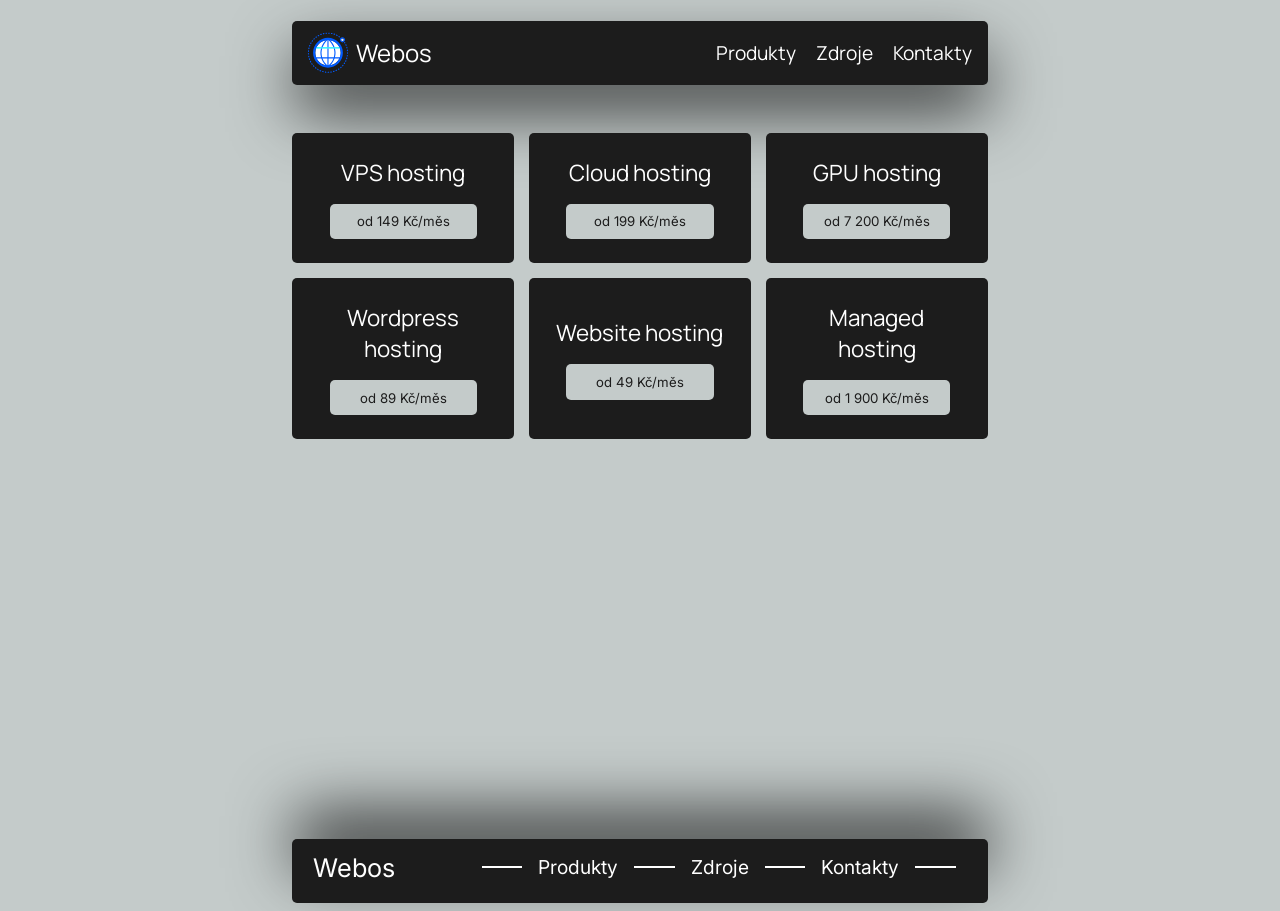
<file: products/index.html>
<!DOCTYPE html>
<html lang="cs-CZ">
    <head>
        <title>
            Webos
        </title>

        <link rel="stylesheet" href="./main.css">
        <link rel="stylesheet" href="../assets/css/main-structure.css">
        
        <meta charset="UTF-8">
        <meta name="description" content="Webhosting a tutoriály">
        <meta name="keywords" content="Webhosting, VPS, tutorialy, AI servery,
        Wordpress hosting, Cloud hosting, GPU hosting">
        <meta name="viewport" content="width=device-width, initial-scale=1.0">
        <!--TODO: doplnit security headery pomoci http-equiv-->

        <link rel="apple-touch-icon" sizes="180x180" href="../../assets/img/apple-touch-icon.png">
        <link rel="icon" type="image/png" sizes="32x32" href="../../assets/img/favicon-32x32.png">
        <link rel="icon" type="image/png" sizes="16x16" href="../../assets/img/favicon-16x16.png">
        <link rel="manifest" href="../../site.webmanifest">
    </head>

    <body>
        <div class="body-wrapper">
            <header>
                <div class="web-title">
                    <img src="../../assets/img/logo.svg" alt="Webos logo" class="center">
                    
                    <a href="../../">
                        Webos
                    </a>
                </div>

                <div class="nav-links">
                    <ul>
                        <li>
                            <a href="./">
                                Produkty
                            </a>
                        </li>

                        <li>
                            <a href="../../resource/">
                                Zdroje
                            </a>
                        </li>

                        <li>
                            <a href="../../contact/">
                                Kontakty
                            </a>
                        </li>
                    </ul>
                </div>
            </header>

            <div class="main-content-wrapper">
                <div class="product-cards">
                    <div class="product">
                        <p>
                            VPS hosting
                        </p>
                        <button>
                            <a href="../../buy/">
                                od 149 Kč/měs
                            </a>
                        </button>
                    </div>

                    <div class="product">
                        <p>
                            Cloud hosting
                        </p>
                        <button>
                            <a href="../../buy/">
                                od 199 Kč/měs
                            </a>
                        </button>
                    </div>

                    <div class="product">
                        <p>
                            GPU hosting
                        </p>
                        <button>
                            <a href="../../buy/">
                                od 7 200 Kč/měs
                            </a>
                        </button>
                    </div>

                    <div class="product">
                        <p>
                            Wordpress hosting
                        </p>
                        <button>
                            <a href="../../buy/">
                                od 89 Kč/měs
                            </a>
                        </button>
                    </div>

                    <div class="product">
                        <p>
                            Website hosting
                        </p>
                        <button>
                            <a href="../../buy/">
                                od 49 Kč/měs
                            </a>
                        </button>
                    </div>

                    <div class="product">
                        <p>
                            Managed hosting
                        </p>
                        <button>
                            <a href="../../buy/">
                                od 1 900 Kč/měs
                            </a>
                        </button>
                    </div>
                </div>
            </div>

            <footer>
                <div class="footer-wrapper">
                    <div class="footer-title">
                        <a href="../../">
                            Webos
                        </a>
                    </div>
                    <div class="footer-links">
                        <ul>
                            <li>
                                <div class="footer-links-divider">

                                </div>
                            </li>
                            
                            <li>
                                <a href="./">
                                    Produkty
                                </a>
                            </li>

                            <li>
                                <div class="footer-links-divider">

                                </div>
                            </li>
                            
                            <li>
                                <a href="../../resource/">
                                    Zdroje
                                </a>
                            </li>

                            <li>
                                <div class="footer-links-divider">

                                </div>
                            </li>
                            
                            <li>
                                <a href="../../contact/">
                                    Kontakty
                                </a>
                            </li>

                            <li>
                                <div class="footer-links-divider">

                                </div>
                            </li>
                            
                        </ul>
                    </div>
                </div>
            </footer>
        </div>
    </body>
</html>
</file>
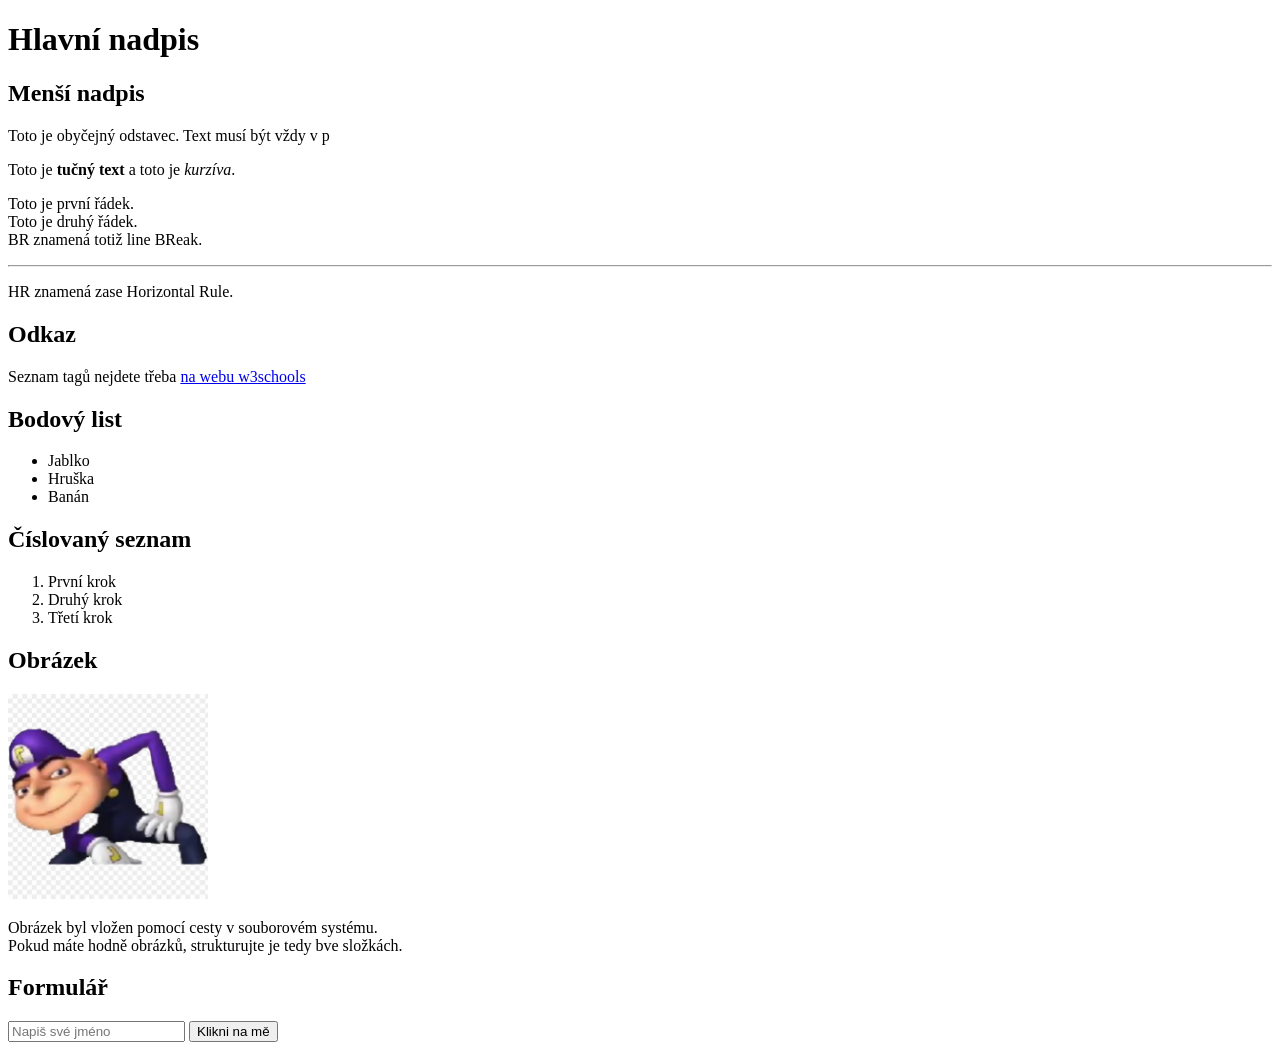
<file: 1. staticky_web/1.1. jednoduche_tagy/index.html>
<!DOCTYPE html>
<html>
<head>
    <title>Moje první stránka</title>
</head>

<body>

    <h1>Hlavní nadpis</h1>
    <h2>Menší nadpis</h2>

    <p>Toto je obyčejný odstavec. Text musí být vždy v p</p>
	
	
	<!-- komentář není na stránce vidět-->
	<!-- smrdíš -->
    <p>
        Toto je <b>tučný text</b>
        a toto je <i>kurzíva</i>.
    </p>

    <p>
        Toto je první řádek.<br>
        Toto je druhý řádek.<br>
		BR znamená totiž line BReak.
    </p>

    <hr>
	
	<p>HR znamená zase Horizontal Rule.</p>

    <h2>Odkaz</h2>

    <p> Seznam tagů nejdete třeba <a href="https://www.w3schools.com/TAGS/default.asp">na webu w3schools</a></p>

    <h2>Bodový list</h2>


    <ul>
        <li>Jablko</li>
        <li>Hruška</li>
        <li>Banán</li>
    </ul>

    <h2>Číslovaný seznam</h2>

    <ol>
        <li>První krok</li>
        <li>Druhý krok</li>
        <li>Třetí krok</li>
    </ol>

    
    <h2>Obrázek</h2>

    <img src="wagruigy.png" width="200px" alt="Ukázkový obrázek">
	<p>Obrázek byl vložen pomocí cesty v souborovém systému. <br> Pokud máte hodně obrázků, strukturujte je tedy bve složkách.</p>


    <h2>Formulář</h2>

    <input type="text" placeholder="Napiš své jméno">

    <button>Klikni na mě</button>

</body>
</html>
</file>
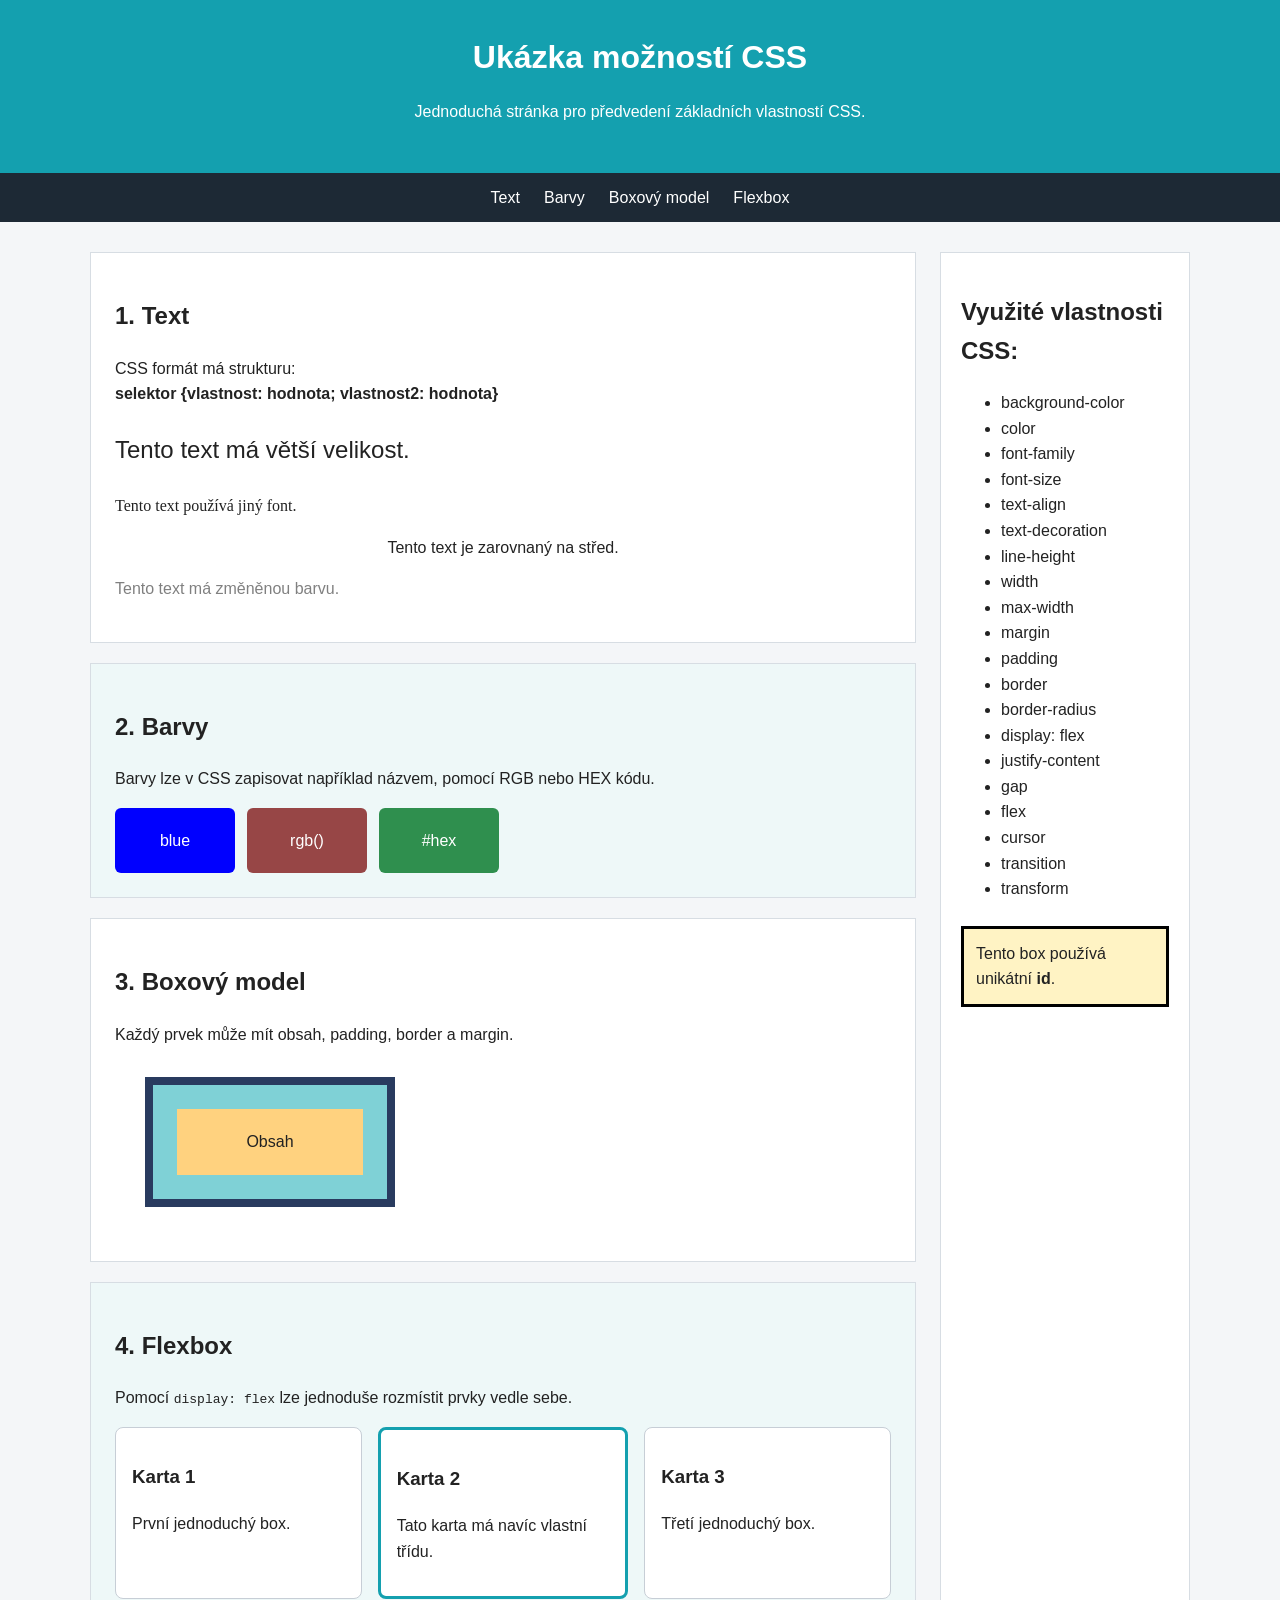
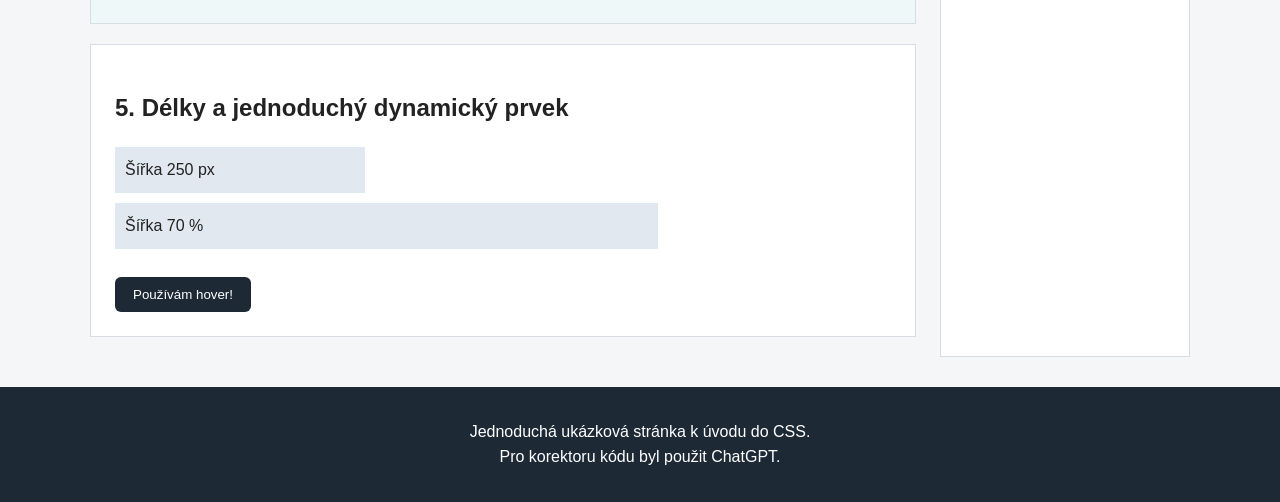
<file: 1. staticky_web/1.2 vyuziti_css/index.html>
<!doctype html>
<html lang="cs">
<head>
    <meta charset="utf-8">
    <meta name="viewport" content="width=device-width, initial-scale=1">
    <title>Ukázka CSS</title>
    <link rel="stylesheet" href="styles.css">
</head>
<body>

    <header class="site-header">
        <h1>Ukázka možností CSS</h1>
        <p>Jednoduchá stránka pro předvedení základních vlastností CSS.</p>
    </header>

    <nav class="navigation">
        <a href="#text">Text</a>
        <a href="#colors">Barvy</a>
        <a href="#box-model">Boxový model</a>
        <a href="#flexbox">Flexbox</a>
    </nav>

    <div class="page-layout">
        <main>
            <section id="text" class="section">
                <h2>1. Text</h2>
                <p>CSS formát má strukturu: <br><b> selektor   {vlastnost: hodnota; vlastnost2: hodnota}</b></p>
                <p class="large-text">Tento text má větší velikost.</p>
                <p class="different-font">Tento text používá jiný font.</p>
                <p class="centered-text">Tento text je zarovnaný na střed.</p>
                <p class="muted-text">Tento text má změněnou barvu.</p>
            </section>

            <section id="colors" class="section alternate">
                <h2>2. Barvy</h2>
                <p>Barvy lze v CSS zapisovat například názvem, pomocí RGB nebo HEX kódu.</p>

                <div class="color-row">
                    <div class="color-box color-name">blue</div>
                    <div class="color-box color-rgb">rgb()</div>
                    <div class="color-box color-hex">#hex</div>
                </div>
            </section>

            <section id="box-model" class="section">
                <h2>3. Boxový model</h2>
                <p>Každý prvek může mít obsah, padding, border a margin.</p>

                <div class="box-example">
                    <div class="box-content">Obsah</div>
                </div>
            </section>

            <section id="flexbox" class="section alternate">
                <h2>4. Flexbox</h2>
                <p>Pomocí <code>display: flex</code> lze jednoduše rozmístit prvky vedle sebe.</p>

                <div class="cards">
                    <article class="card">
                        <h3>Karta 1</h3>
                        <p>První jednoduchý box.</p>
                    </article>

                    <article class="card featured-card">
                        <h3>Karta 2</h3>
                        <p>Tato karta má navíc vlastní třídu.</p>
                    </article>

                    <article class="card">
                        <h3>Karta 3</h3>
                        <p>Třetí jednoduchý box.</p>
                    </article>
                </div>
            </section>

            <section class="section">
                <h2>5. Délky a jednoduchý dynamický prvek</h2>

                <div class="fixed-width">Šířka 250 px</div>
                <div class="relative-width">Šířka 70 %</div>

                <button class="demo-button">Používám hover!</button>
            </section>
        </main>

        <aside class="sidebar">
            <h2>Využité vlastnosti CSS:</h2>

            <ul>
                <li>background-color</li>
                <li>color</li>
                <li>font-family</li>
                <li>font-size</li>
                <li>text-align</li>
                <li>text-decoration</li>
                <li>line-height</li>
                <li>width</li>
                <li>max-width</li>
                <li>margin</li>
                <li>padding</li>
                <li>border</li>
                <li>border-radius</li>
                <li>display: flex</li>
                <li>justify-content</li>
                <li>gap</li>
                <li>flex</li>
                <li>cursor</li>
                <li>transition</li>
                <li>transform</li>
            </ul>

            <p id="unique-note">
                Tento box používá unikátní <strong>id</strong>.
            </p>
        </aside>
    </div>

    <footer class="site-footer">
        <p>Jednoduchá ukázková stránka k úvodu do CSS.<br> Pro korektoru kódu byl použit ChatGPT.</p>
    </footer>

</body>
</html>
</file>
<file: products/main.css>
.main-content-wrapper .product-cards {
  display: grid;
  grid-template-columns: repeat(3, 1fr);
  gap: 15px;
  width: 100%;
}
.main-content-wrapper .product {
  background: #1C1C1C;
  border-radius: 5px;
  box-sizing: border-box;
  padding: 1.5rem;
  display: flex;
  flex-direction: column;
  justify-content: center;
}
.main-content-wrapper .product p {
  color: white;
  text-align: center;
  font-family: Manrope;
  font-size: 1.4rem;
  margin: 0 0 1rem 0;
}
.main-content-wrapper .product button {
  border: none;
  padding: 0.6rem;
  margin: 0 1em;
  border-radius: 5px;
  background: #C4CBCA;
  cursor: pointer;
  transition-duration: 0.4s;
}
.main-content-wrapper .product button a {
  font-family: Inter;
  font-size: 1em;
  text-decoration: none;
  color: #1C1C1C;
  display: block;
  transition-duration: 0.4s;
}
.main-content-wrapper .product button:hover {
  background: #EE4266;
}
.main-content-wrapper .product button:hover a {
  color: white;
}

/*# sourceMappingURL=main.css.map */
</file>
<file: assets/css/main-structure.css>
@font-face {
  font-family: "Inter";
  src: url("../font/Inter_18pt-Regular.ttf");
}
@font-face {
  font-family: "Manrope";
  src: url("../font/Manrope-Regular.ttf");
}
body {
  background: #C4CBCA;
}
body header {
  background: #1C1C1C;
  height: 4rem;
  width: 55%;
  margin: 1.3em auto 0;
  display: flex;
  flex-direction: row;
  justify-content: space-between;
  align-items: center;
  border-radius: 5px;
  box-shadow: 1px 29px 64px -3px rgba(0, 0, 0, 0.73);
  -webkit-box-shadow: 1px 29px 64px -3px rgba(0, 0, 0, 0.73);
  -moz-box-shadow: 1px 29px 64px -3px rgba(0, 0, 0, 0.73);
}
body .web-title {
  display: flex;
  flex-direction: row;
  margin-left: 0.5rem;
  justify-content: space-between;
  align-items: center;
}
body .web-title .center {
  display: block;
  margin-left: auto;
  margin-right: auto;
  width: 50%;
  height: 3.5em;
}
body .web-title a {
  font-family: Manrope;
  font-size: 1.5rem;
  color: white;
  text-decoration: none;
  transition-duration: 0.4s;
}
body .web-title a:hover {
  color: #EE4266;
}
body .nav-links {
  display: flex;
  flex-direction: row;
  justify-content: space-between;
  align-items: center;
  margin-right: 1rem;
}
body .nav-links ul {
  list-style-type: none;
}
body .nav-links ul li {
  display: inline;
}
body .nav-links ul li a {
  text-decoration: none;
  color: white;
  font-size: 1.2em;
  font-family: Manrope;
  transition-duration: 0.4s;
}
body .nav-links ul li a:hover {
  color: #EE4266;
}
body .nav-links ul li:nth-child(n+2) {
  margin-left: 1rem;
}
body .main-content-wrapper {
  height: 78.5dvh;
  margin: 3em auto auto auto;
  width: 55%;
}
body footer {
  background: #1C1C1C;
  margin: auto;
  border-radius: 5px;
  height: 4rem;
  width: 55%;
  box-shadow: 1px -29px 64px -3px rgba(0, 0, 0, 0.73);
  -webkit-box-shadow: 1px -29px 64px -3px rgba(0, 0, 0, 0.73);
  -moz-box-shadow: 1px -29px 64px -3px rgba(0, 0, 0, 0.73);
}
body footer .footer-wrapper {
  display: flex;
  flex-direction: row;
  justify-content: space-between;
  align-items: center;
}
body footer .footer-wrapper .footer-title a {
  color: white;
  font-family: Inter;
  font-size: 1.6em;
  padding-left: 0.8em;
  margin: 0;
  text-decoration: none;
  transition-duration: 0.4s;
}
body footer .footer-wrapper .footer-title a:hover {
  color: #EE4266;
}
body footer .footer-wrapper .footer-links {
  display: flex;
  flex-direction: row;
  justify-content: center;
  align-items: center;
  margin-right: 2rem;
}
body footer .footer-wrapper .footer-links ul {
  list-style-type: none;
  display: flex;
  flex-direction: row;
}
body footer .footer-wrapper .footer-links ul li a {
  font-family: Inter;
  font-size: 1.2em;
  color: white;
  text-decoration: none;
  transition-duration: 0.4s;
}
body footer .footer-wrapper .footer-links ul li a:hover {
  color: #EE4266;
}
body footer .footer-wrapper .footer-links ul li:nth-child(even) {
  padding-left: 16px;
  padding-right: 16px;
}
body footer .footer-wrapper .footer-links ul li:nth-child(odd) {
  display: flex;
  flex-direction: row;
  align-items: center;
}
body footer .footer-wrapper .footer-links .footer-links-divider {
  height: 0;
  width: 3dvw;
  border: 1px solid white;
}

/*# sourceMappingURL=main-structure.css.map */
</file>
<file: 1. staticky_web/1.2 vyuziti_css/styles.css>
/* -------------------------------------------------
   ZÁKLAD STRÁNKY
   ------------------------------------------------- */

* {
    box-sizing: border-box;
}

body {
    margin: 0;
    font-family: Arial, sans-serif;
    color: #222;
    background-color: #f4f6f8;
    line-height: 1.6;
}

.site-header {
    background-color: rgb(20, 160, 175);
    color: white;
    text-align: center;
    padding: 32px 20px;
}

.site-header h1 {
    margin: 0;
}

.navigation {
    display: flex;
    justify-content: center;
    gap: 24px;

    background-color: #1d2935;
    padding: 12px;
}

.navigation a {
    color: white;
    text-decoration: none;
}

.navigation a:hover {
    text-decoration: underline;
}


/* -------------------------------------------------
   ROZLOŽENÍ
   ------------------------------------------------- */

.page-layout {
    display: flex;
    gap: 24px;

    width: 90%;
    max-width: 1100px;
    margin: 30px auto;
}

main {
    flex: 1;
}

.sidebar {
    width: 250px;
    background-color: white;
    border: 1px solid #d7dde3;
    padding: 20px;
}


/* -------------------------------------------------
   SEKCE
   ------------------------------------------------- */

.section {
    background-color: white;
    padding: 24px;
    margin-bottom: 20px;
    border: 1px solid #d7dde3;
}

.alternate {
    background-color: #eef8f8;
}


/* -------------------------------------------------
   TEXT
   ------------------------------------------------- */

.large-text {
    font-size: 24px;
}

.different-font {
    font-family: Georgia, serif;
}

.centered-text {
    text-align: center;
}

.muted-text {
    color: gray;
}


/* -------------------------------------------------
   BARVY
   ------------------------------------------------- */

.color-row {
    display: flex;
    gap: 12px;
    flex-wrap: wrap;
}

.color-box {
    width: 120px;
    padding: 20px 10px;
    color: white;
    text-align: center;
    border-radius: 6px;
}

.color-name {
    background-color: blue;
}

.color-rgb {
    background-color: rgb(151, 70, 70);
}

.color-hex {
    background-color: #2f8f4e;
}


/* -------------------------------------------------
   BOXOVÝ MODEL
   ------------------------------------------------- */

.box-example {
    width: 250px;

    margin: 30px;
    border: 8px solid #293b5f;
    padding: 24px;

    background-color: #7fd1d6;
}

.box-content {
    background-color: #ffd27f;
    padding: 20px;
    text-align: center;
}


/* -------------------------------------------------
   FLEXBOX A TŘÍDY
   ------------------------------------------------- */

.cards {
    display: flex;
    justify-content: space-between;
    gap: 16px;
}

.card {
    flex: 1;
    min-width: 150px;

    background-color: white;
    border: 1px solid #c7ced6;
    padding: 16px;
    border-radius: 8px;
}

.featured-card {
    border: 3px solid #14a0af;
}


/* -------------------------------------------------
   DÉLKY A HOVER
   ------------------------------------------------- */

.fixed-width,
.relative-width {
    background-color: #e2e8ef;
    margin: 10px 0;
    padding: 10px;
}

.fixed-width {
    width: 250px;
}

.relative-width {
    width: 70%;
}

.demo-button {
    margin-top: 18px;
    padding: 10px 18px;
    border: 0;
    border-radius: 6px;

    background-color: #1d2935;
    color: white;
    cursor: pointer;

    transition: transform 0.2s;
}

.demo-button:hover {
    transform: scale(1.08);
}


/* -------------------------------------------------
   ID – UNIKÁTNÍ PRVEK
   ------------------------------------------------- */

#unique-note {
    margin-top: 24px;
    padding: 12px;
    border: 3px solid black;
    background-color: #fff3c4;
}


/* -------------------------------------------------
   FOOTER
   ------------------------------------------------- */

.site-footer {
    background-color: #1d2935;
    color: white;
    text-align: center;
    padding: 16px;
}


/* -------------------------------------------------
   JEDNODUCHÁ RESPONSIVITA
   ------------------------------------------------- */

@media (max-width: 750px) {
    .page-layout {
        flex-direction: column;
    }

    .sidebar {
        width: auto;
    }

    .cards {
        flex-direction: column;
    }

    .navigation {
        flex-wrap: wrap;
    }
}
</file>
